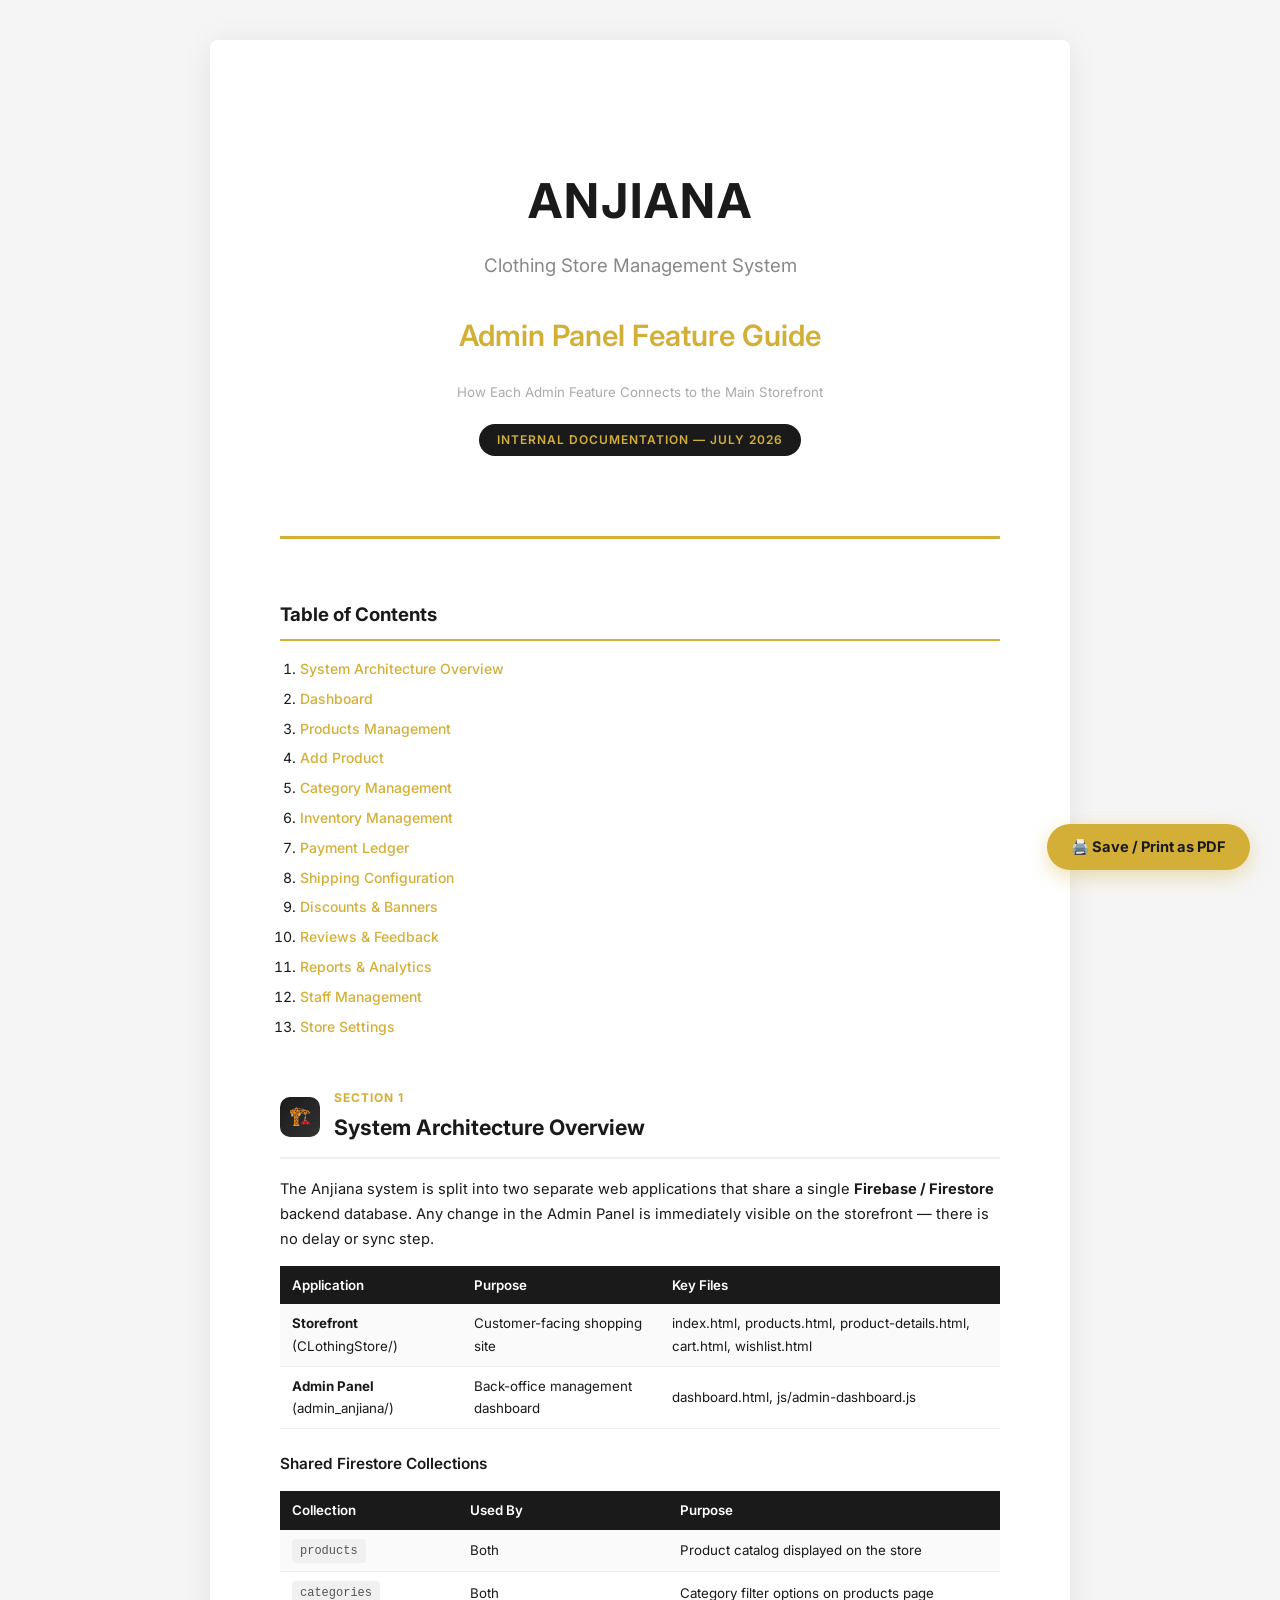
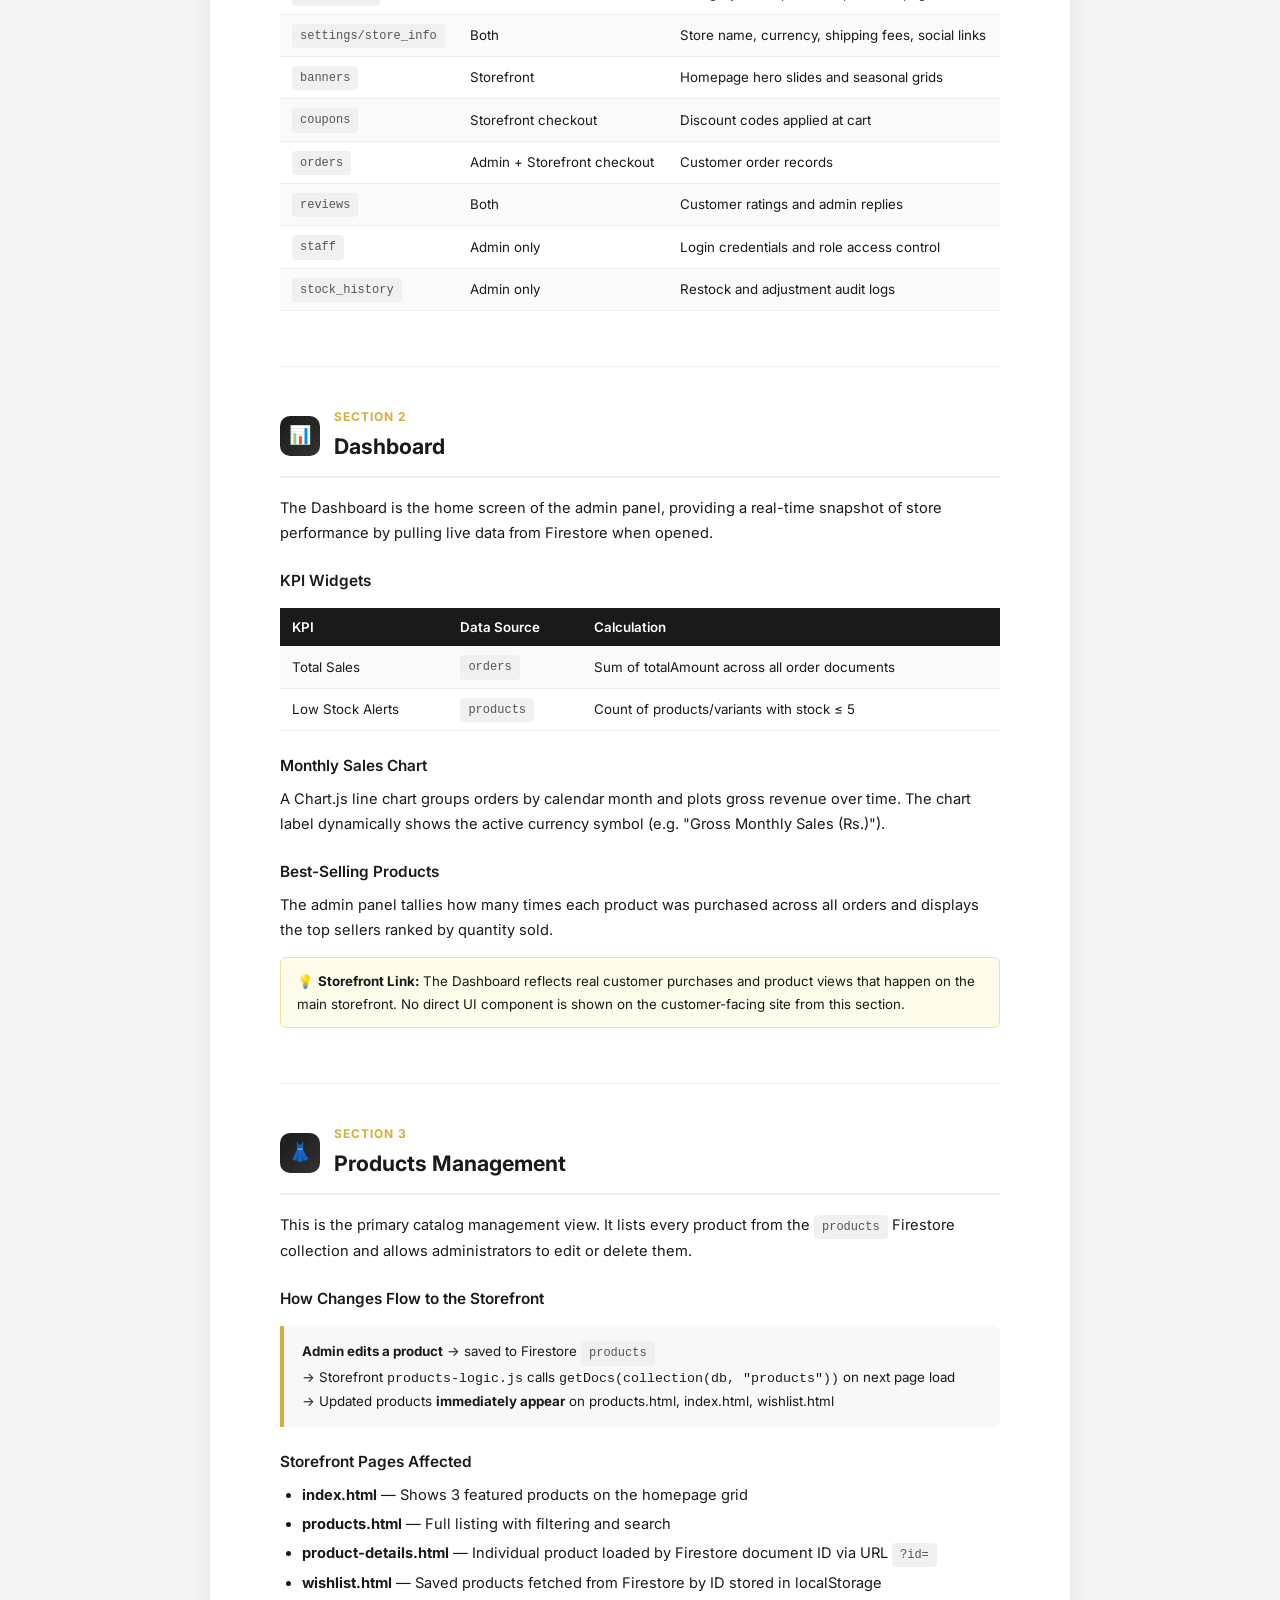
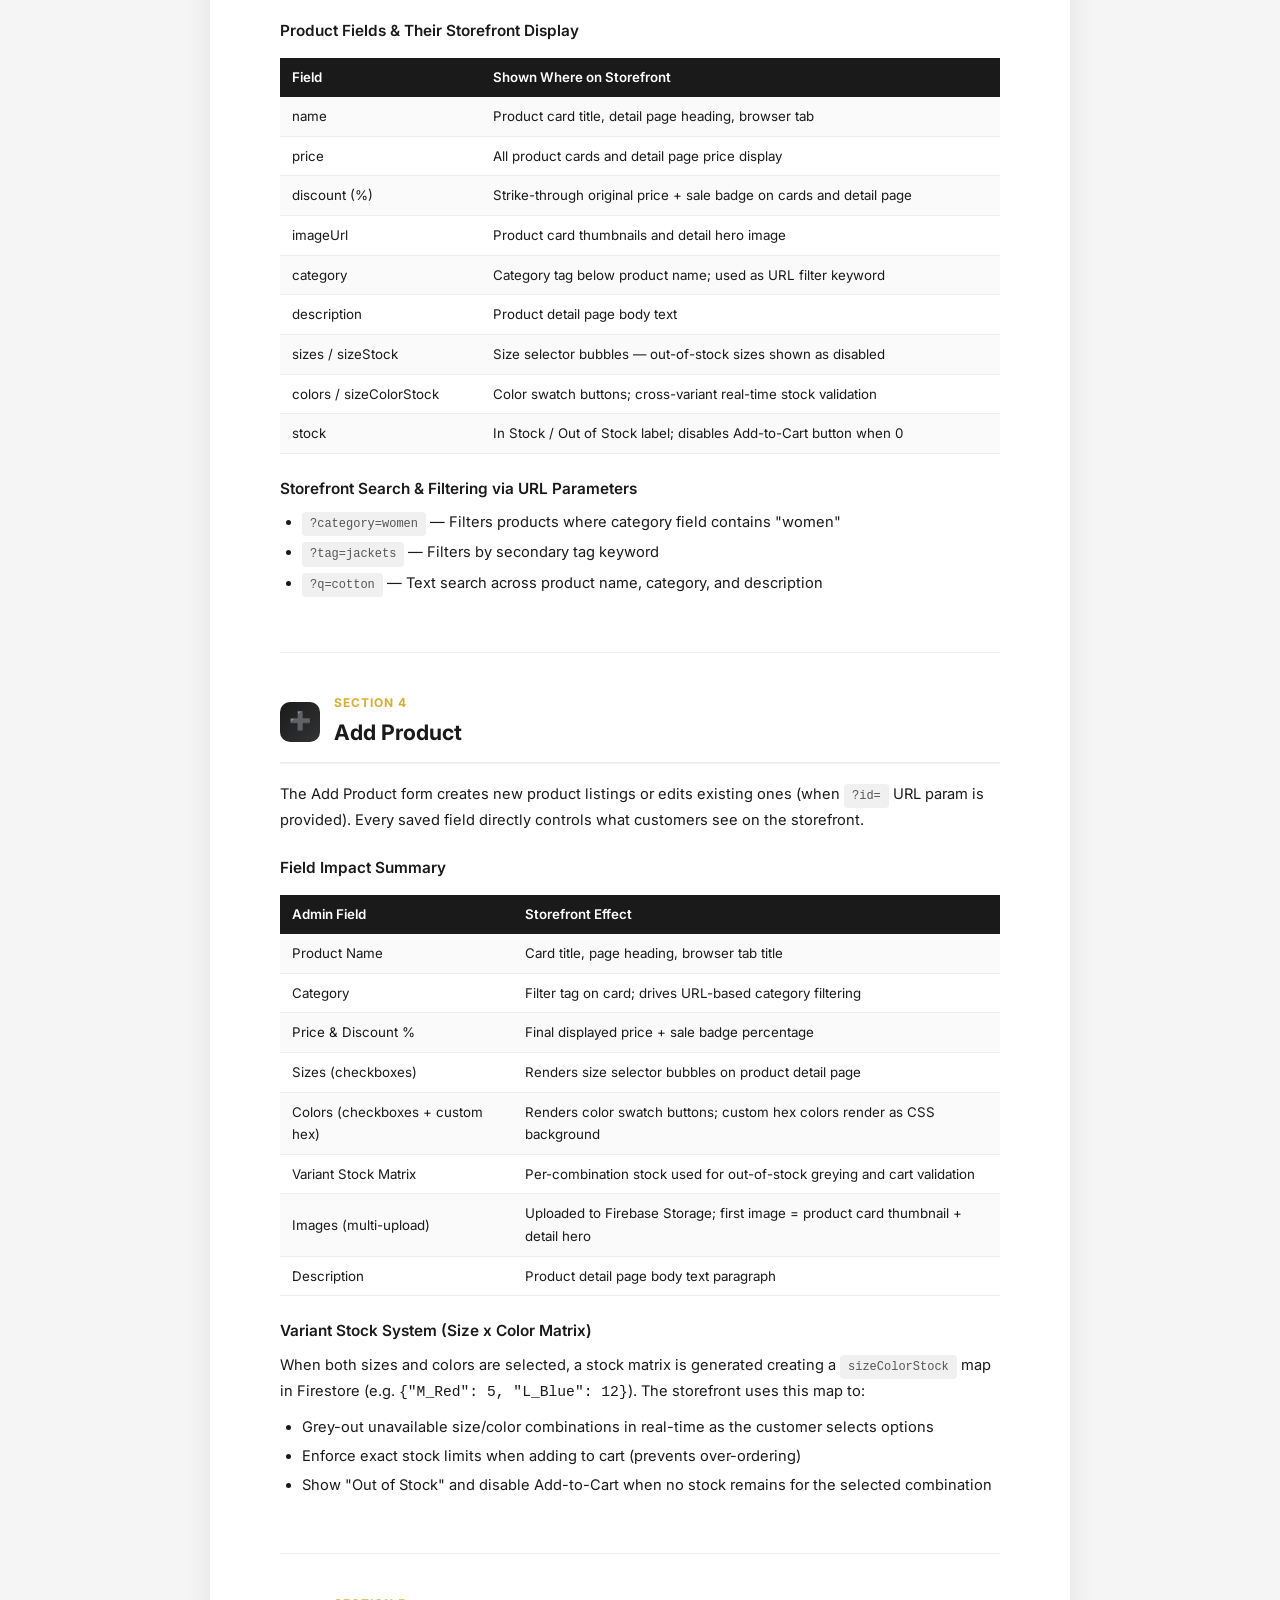
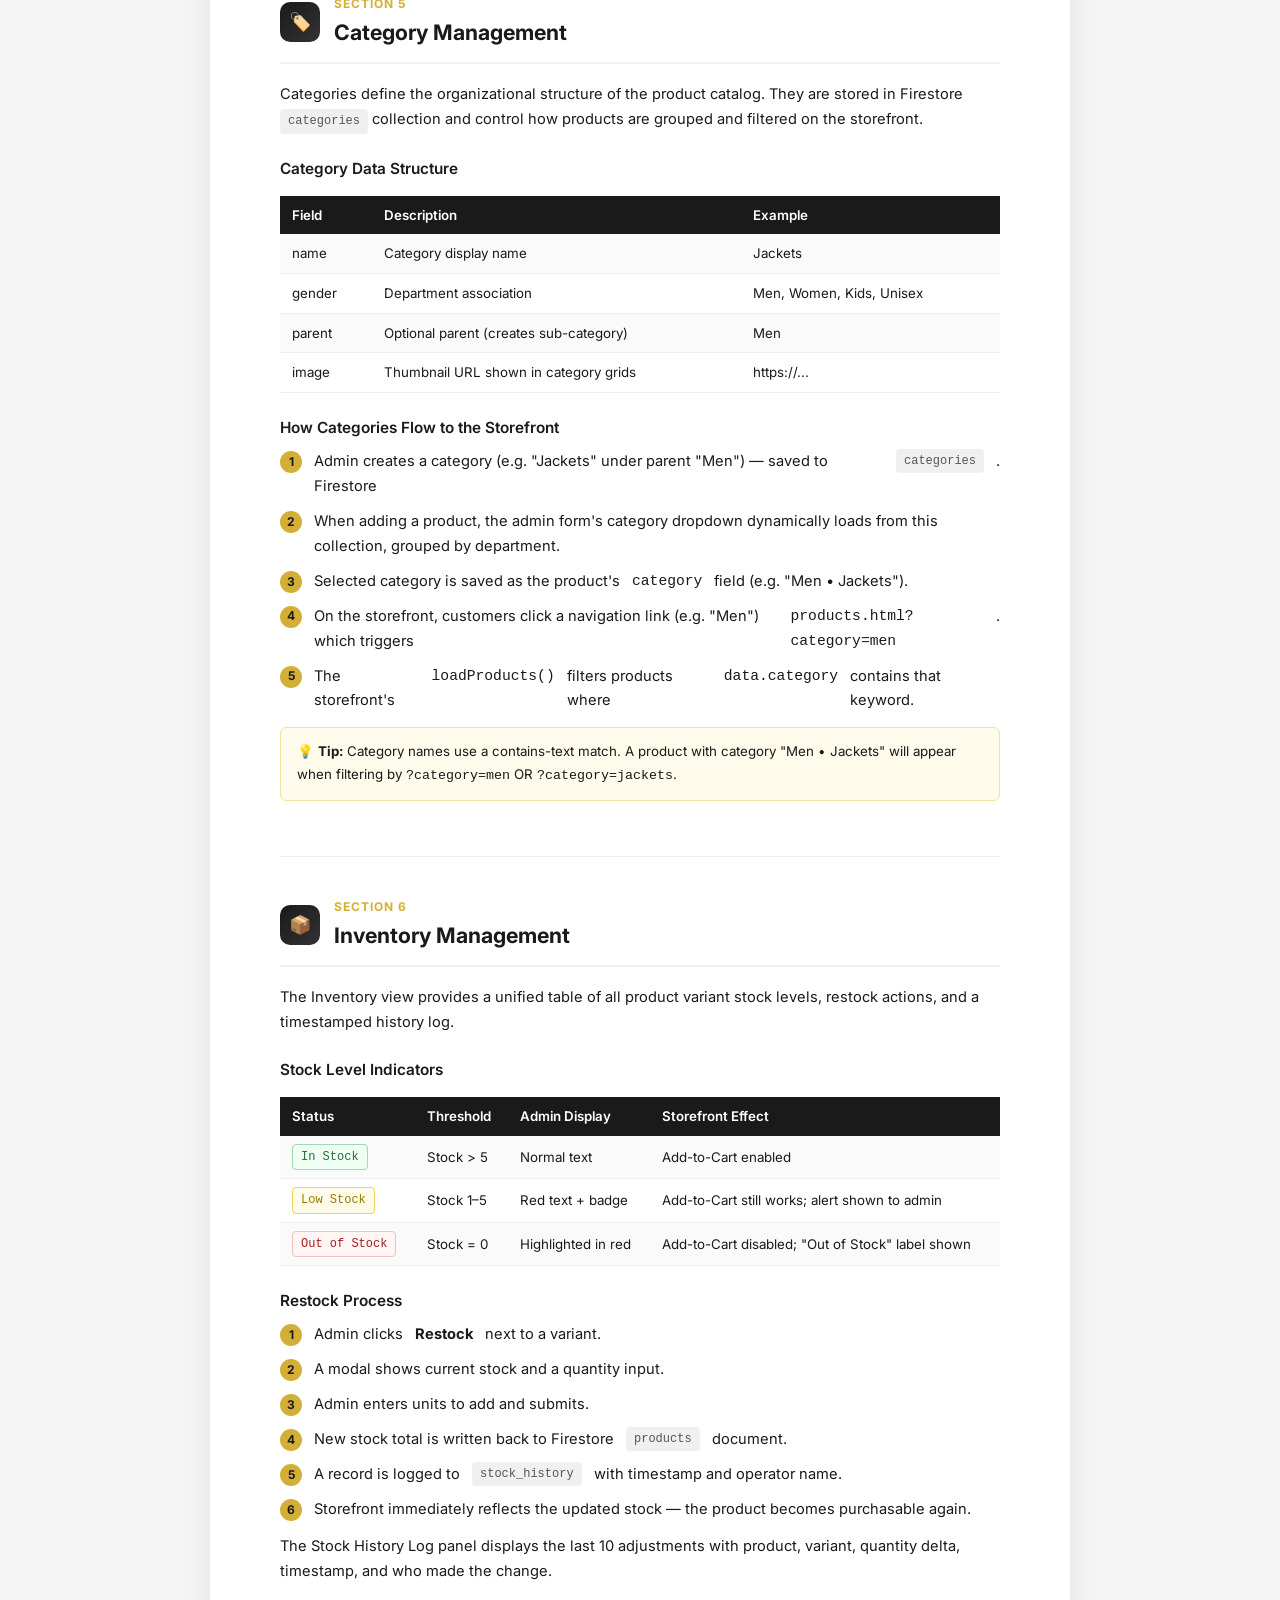
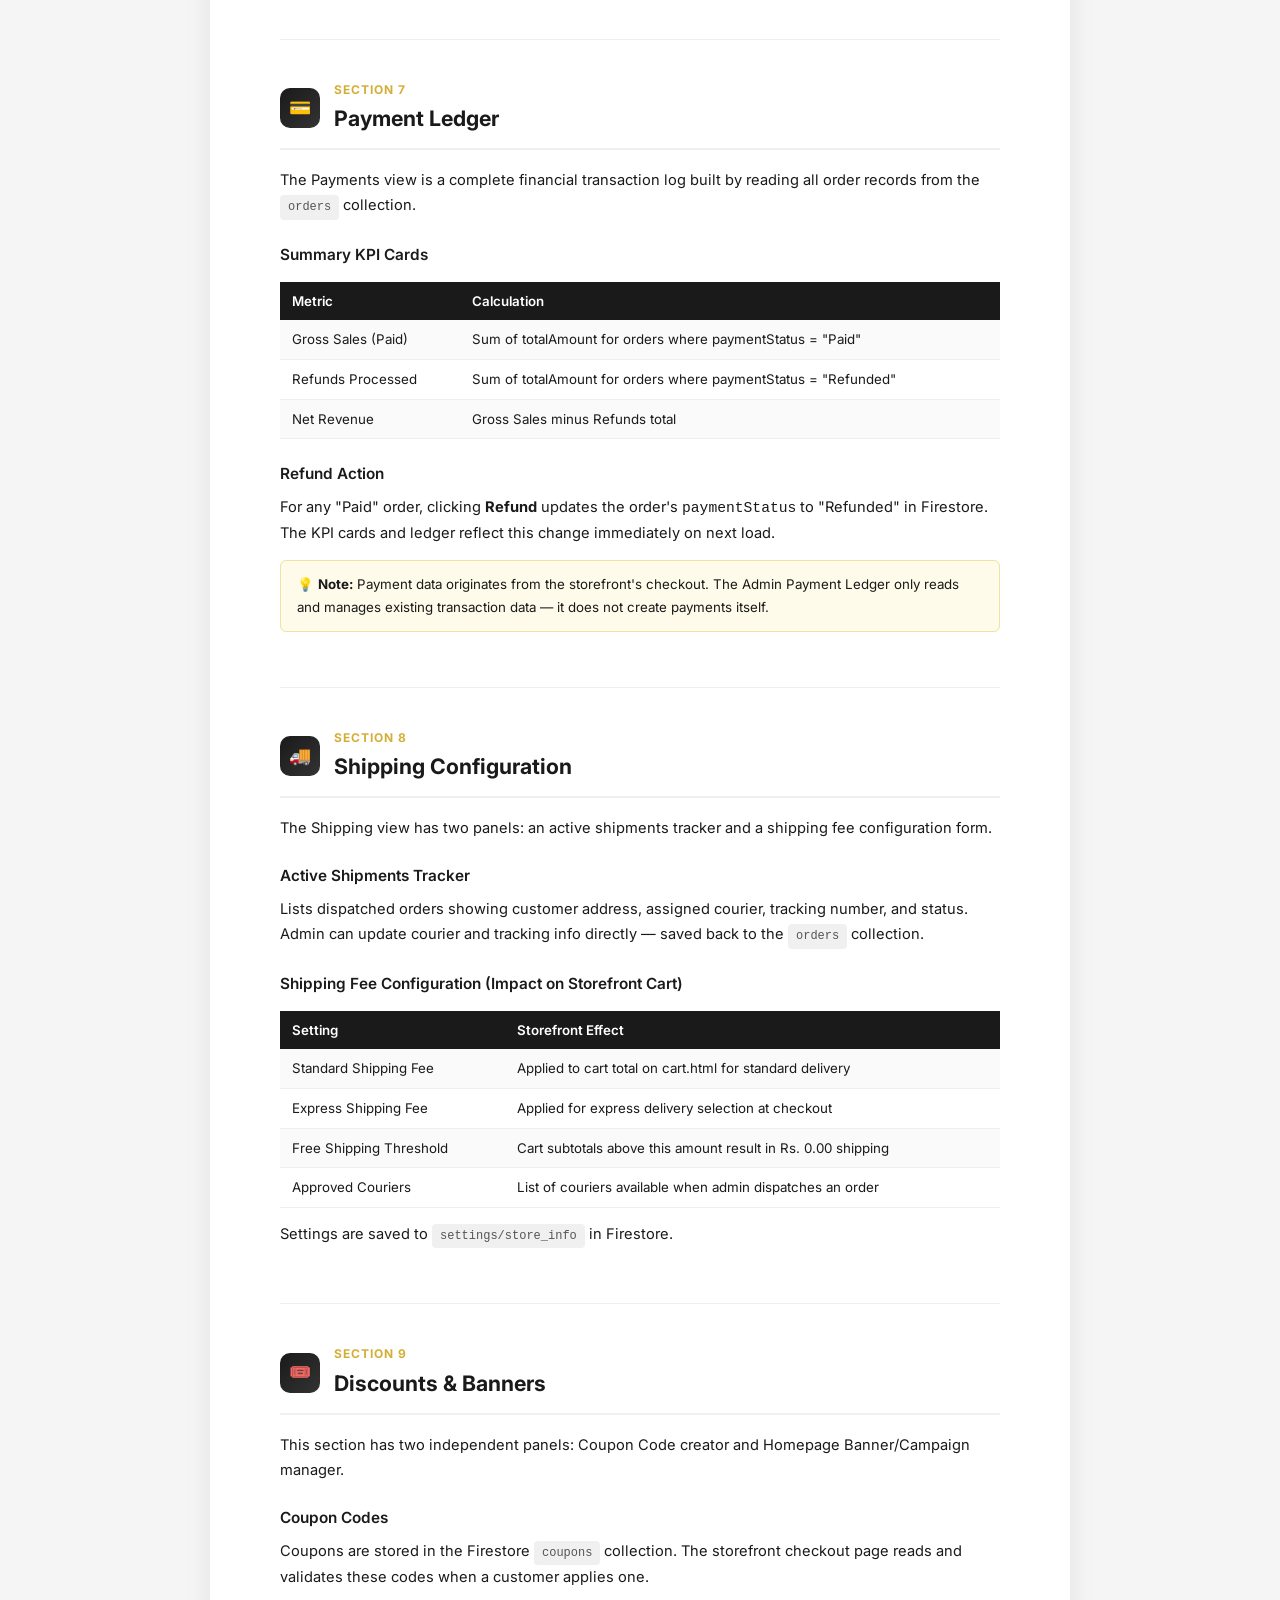
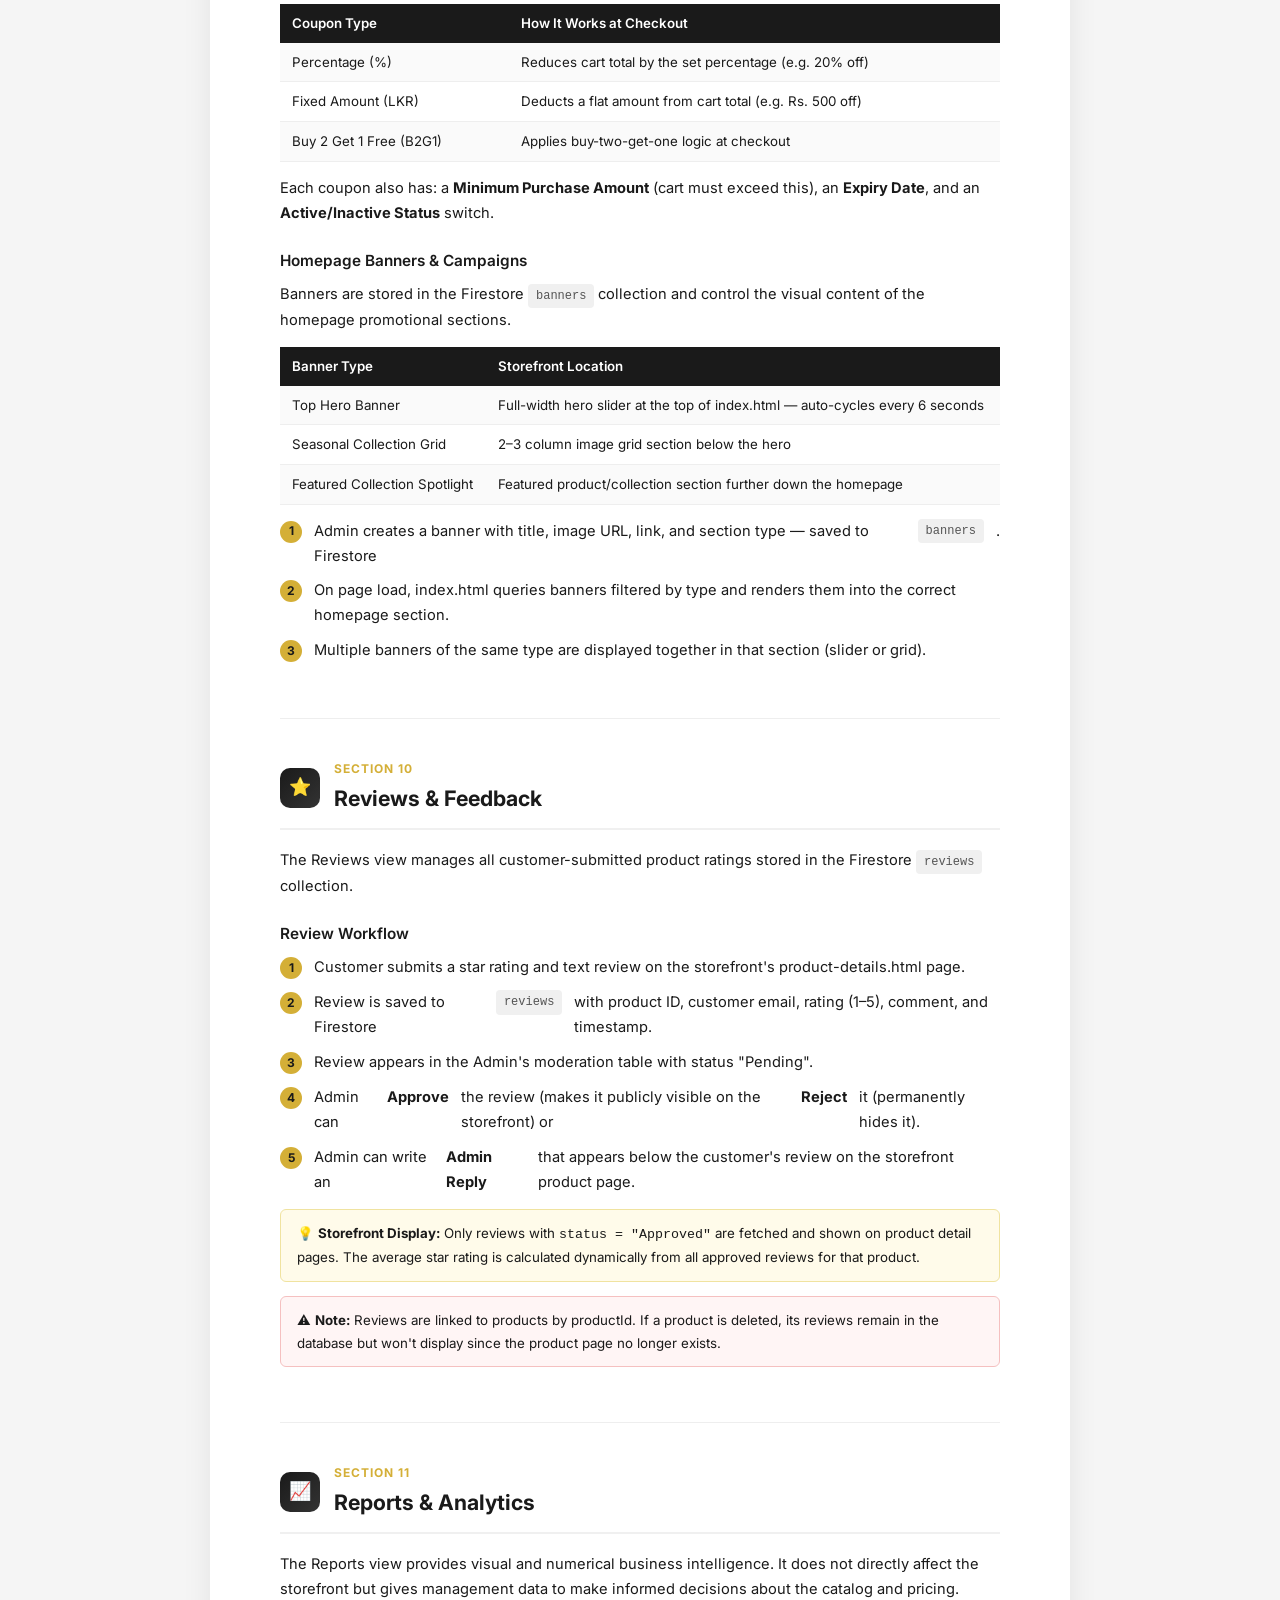
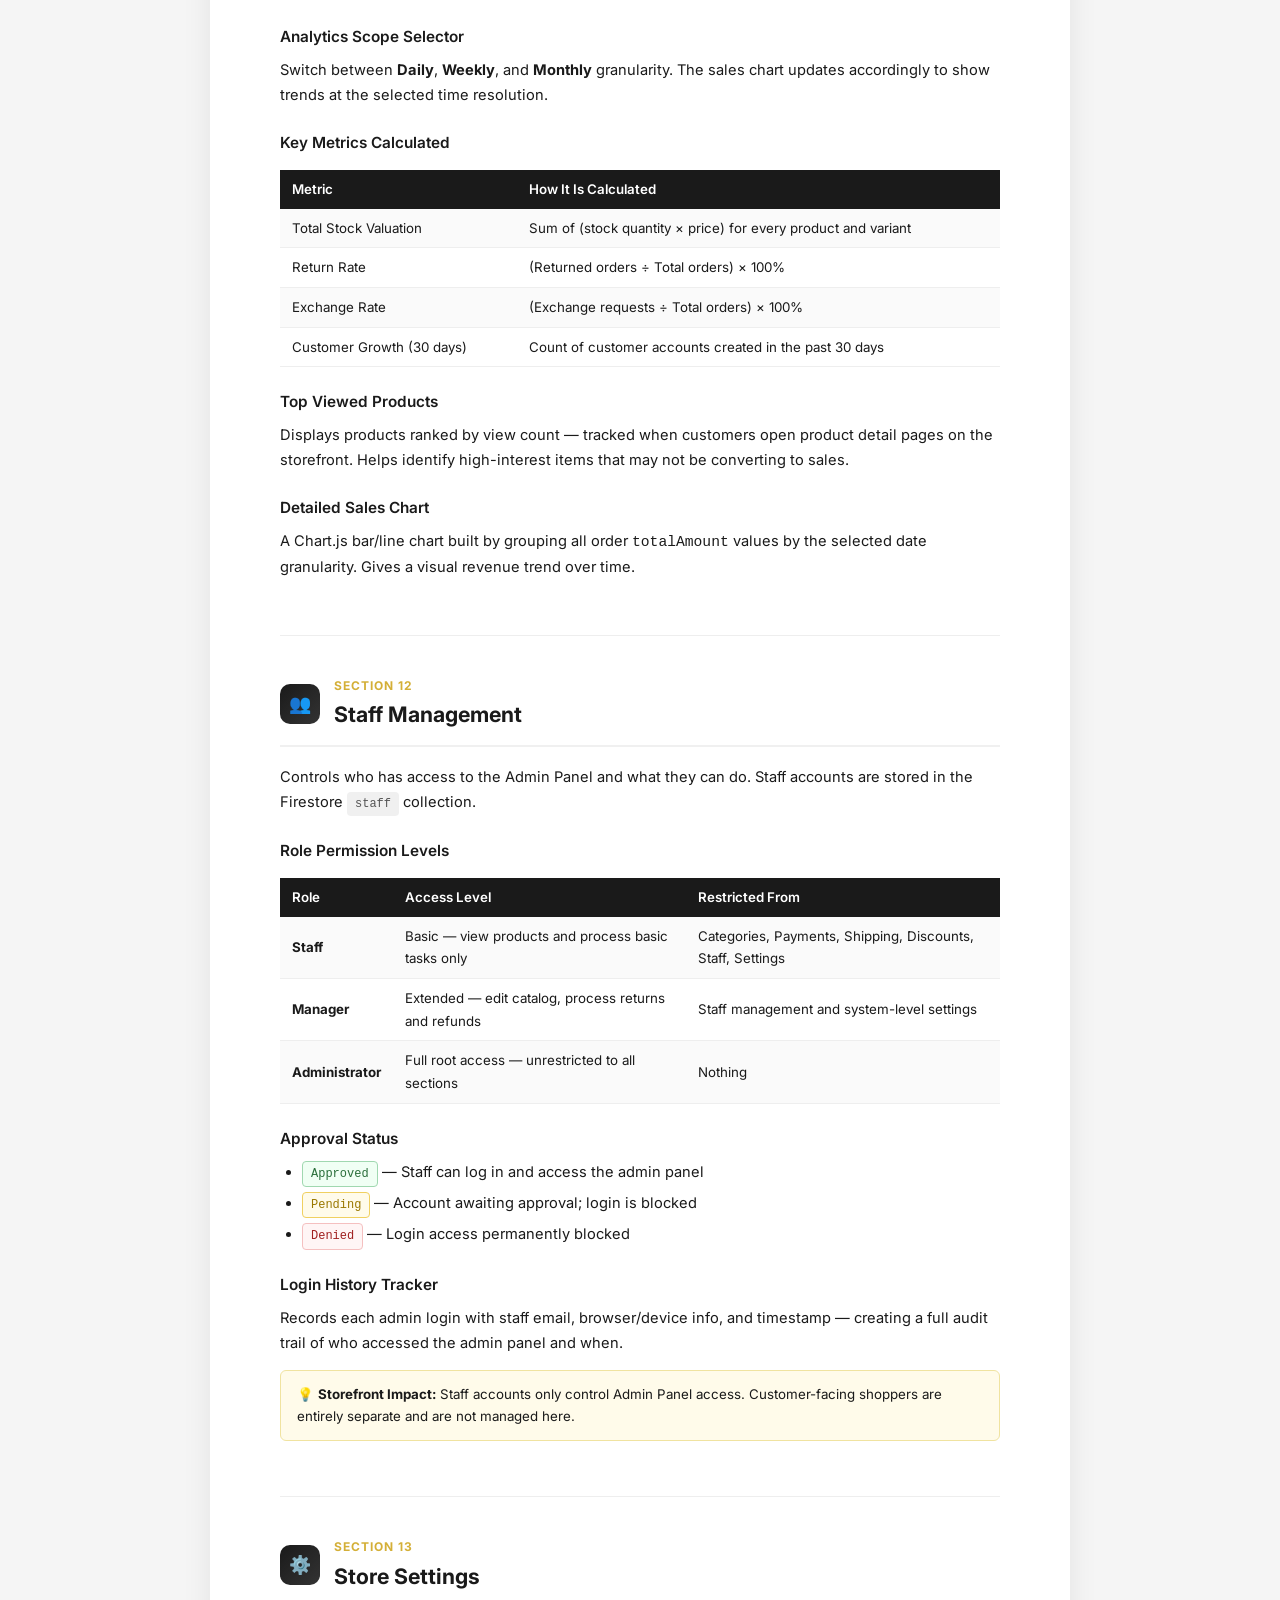
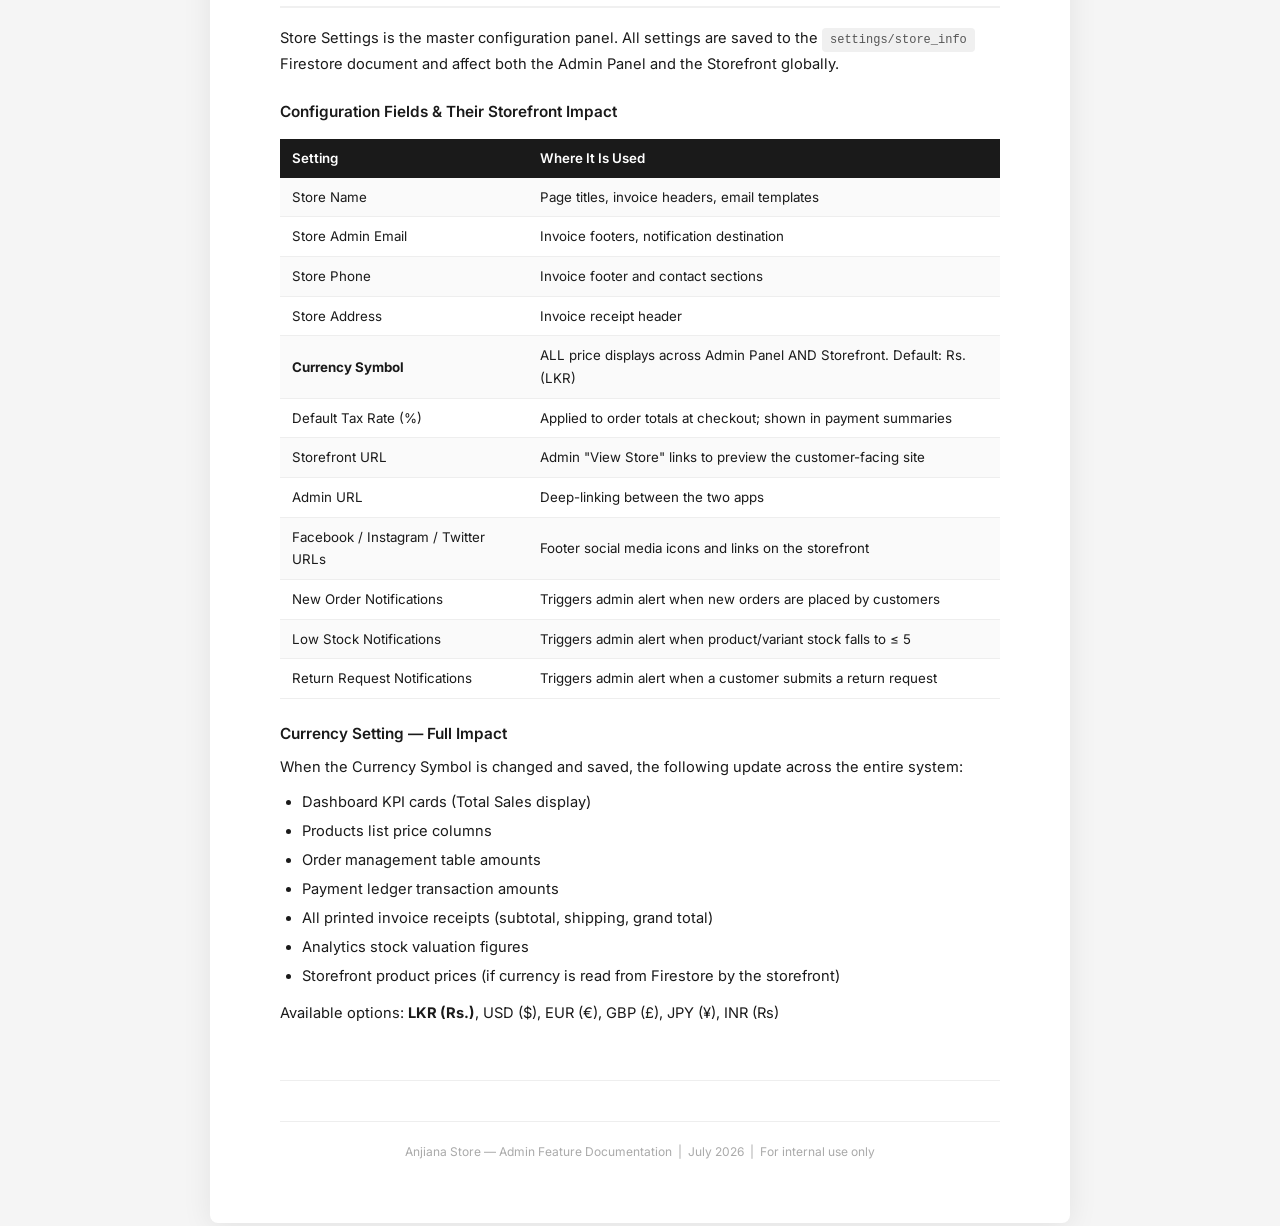
<file: admin_anjiana/Anjiana_Admin_Feature_Guide.html>
<!DOCTYPE html>
<html lang="en">
<head>
  <meta charset="UTF-8">
  <meta name="viewport" content="width=device-width, initial-scale=1.0">
  <title>Anjiana Admin Panel – Feature Guide</title>
  <style>
    @import url('https://fonts.googleapis.com/css2?family=Inter:wght@400;500;600;700&display=swap');

    * { box-sizing: border-box; margin: 0; padding: 0; }
    body { font-family: 'Inter', Arial, sans-serif; font-size: 11pt; line-height: 1.7; color: #1a1a1a; background: #f5f5f5; }
    .page-wrapper { max-width: 860px; margin: 40px auto; background: #fff; padding: 60px 70px; box-shadow: 0 4px 30px rgba(0,0,0,0.08); border-radius: 8px; }
    .cover { text-align: center; padding: 60px 0 80px; border-bottom: 3px solid #D4AF37; margin-bottom: 60px; }
    .cover .logo { font-size: 36pt; font-weight: 700; color: #1a1a1a; letter-spacing: 2px; }
    .cover .subtitle { font-size: 14pt; color: #888; margin-top: 8px; }
    .cover .doc-title { font-size: 22pt; font-weight: 600; color: #D4AF37; margin-top: 30px; }
    .cover .doc-meta { font-size: 10pt; color: #aaa; margin-top: 20px; }
    .cover .badge { display: inline-block; margin-top: 20px; background: #1a1a1a; color: #D4AF37; padding: 6px 18px; border-radius: 20px; font-size: 9pt; font-weight: 600; letter-spacing: 1px; }
    .toc { margin-bottom: 50px; }
    .toc h2 { font-size: 14pt; color: #1a1a1a; margin-bottom: 16px; padding-bottom: 8px; border-bottom: 2px solid #D4AF37; }
    .toc ol { padding-left: 20px; }
    .toc li { margin-bottom: 6px; font-size: 10.5pt; }
    .toc a { color: #D4AF37; text-decoration: none; font-weight: 500; }
    .feature-section { margin-bottom: 55px; page-break-inside: avoid; }
    .section-header { display: flex; align-items: center; gap: 14px; margin-bottom: 18px; padding-bottom: 12px; border-bottom: 2px solid #f0f0f0; }
    .section-icon { width: 40px; height: 40px; background: linear-gradient(135deg, #1a1a1a, #333); border-radius: 10px; display: flex; align-items: center; justify-content: center; font-size: 18px; flex-shrink: 0; }
    .section-number { font-size: 9pt; color: #D4AF37; font-weight: 700; letter-spacing: 1px; }
    .section-title { font-size: 16pt; font-weight: 700; color: #1a1a1a; }
    h3 { font-size: 11.5pt; font-weight: 600; color: #1a1a1a; margin: 22px 0 8px; }
    h4 { font-size: 10.5pt; font-weight: 600; color: #444; margin: 16px 0 6px; }
    p { margin-bottom: 10px; }
    ul, ol { padding-left: 22px; margin-bottom: 12px; }
    li { margin-bottom: 4px; }
    .flow-box { background: #f8f8f8; border-left: 4px solid #D4AF37; padding: 14px 18px; border-radius: 0 6px 6px 0; margin: 14px 0; font-size: 10pt; }
    .info-box { background: #fffbea; border: 1px solid #f0e3a0; border-radius: 6px; padding: 12px 16px; margin: 14px 0; font-size: 10pt; }
    .warning-box { background: #fff5f5; border: 1px solid #f5c0c0; border-radius: 6px; padding: 12px 16px; margin: 14px 0; font-size: 10pt; }
    .data-table { width: 100%; border-collapse: collapse; margin: 14px 0; font-size: 10pt; }
    .data-table th { background: #1a1a1a; color: #fff; padding: 8px 12px; text-align: left; font-weight: 600; }
    .data-table td { padding: 8px 12px; border-bottom: 1px solid #eee; }
    .data-table tr:nth-child(even) td { background: #fafafa; }
    .tag { display: inline-block; background: #f0f0f0; color: #555; padding: 2px 8px; border-radius: 4px; font-size: 9pt; font-family: monospace; }
    .tag.gold { background: #fffbea; color: #9a7800; border: 1px solid #f0d060; }
    .tag.green { background: #f0fff4; color: #2a6e3a; border: 1px solid #a0d8b0; }
    .tag.red { background: #fff5f5; color: #a02020; border: 1px solid #f5c0c0; }
    .step-list { counter-reset: step; list-style: none; padding-left: 0; }
    .step-list li { counter-increment: step; display: flex; gap: 12px; margin-bottom: 10px; align-items: flex-start; }
    .step-list li::before { content: counter(step); background: #D4AF37; color: #1a1a1a; font-weight: 700; font-size: 9pt; width: 22px; height: 22px; border-radius: 50%; display: flex; align-items: center; justify-content: center; flex-shrink: 0; margin-top: 2px; }
    .print-btn { position: fixed; bottom: 30px; right: 30px; background: #D4AF37; color: #1a1a1a; border: none; padding: 14px 24px; border-radius: 30px; font-weight: 700; font-size: 11pt; cursor: pointer; box-shadow: 0 6px 20px rgba(212,175,55,0.4); font-family: 'Inter', sans-serif; transition: all 0.2s; }
    .print-btn:hover { transform: translateY(-2px); box-shadow: 0 10px 25px rgba(212,175,55,0.5); }
    hr.section-divider { border: none; border-top: 1px solid #eee; margin: 40px 0; }
    @media print { body { background: #fff; } .page-wrapper { box-shadow: none; margin: 0; padding: 30px 40px; max-width: 100%; border-radius: 0; } .print-btn { display: none; } }
  </style>
</head>
<body>
<div class="page-wrapper">

  <div class="cover">
    <div class="logo">ANJIANA</div>
    <div class="subtitle">Clothing Store Management System</div>
    <div class="doc-title">Admin Panel Feature Guide</div>
    <div class="doc-meta">How Each Admin Feature Connects to the Main Storefront</div>
    <div class="badge">INTERNAL DOCUMENTATION — JULY 2026</div>
  </div>

  <div class="toc">
    <h2>Table of Contents</h2>
    <ol>
      <li><a href="#overview">System Architecture Overview</a></li>
      <li><a href="#dashboard">Dashboard</a></li>
      <li><a href="#products">Products Management</a></li>
      <li><a href="#add-product">Add Product</a></li>
      <li><a href="#categories">Category Management</a></li>
      <li><a href="#inventory">Inventory Management</a></li>
      <li><a href="#payments">Payment Ledger</a></li>
      <li><a href="#shipping">Shipping Configuration</a></li>
      <li><a href="#discounts">Discounts &amp; Banners</a></li>
      <li><a href="#reviews">Reviews &amp; Feedback</a></li>
      <li><a href="#reports">Reports &amp; Analytics</a></li>
      <li><a href="#staff">Staff Management</a></li>
      <li><a href="#settings">Store Settings</a></li>
    </ol>
  </div>

  <!-- SECTION 1 -->
  <div class="feature-section" id="overview">
    <div class="section-header">
      <div class="section-icon">🏗️</div>
      <div><div class="section-number">SECTION 1</div><div class="section-title">System Architecture Overview</div></div>
    </div>
    <p>The Anjiana system is split into two separate web applications that share a single <strong>Firebase / Firestore</strong> backend database. Any change in the Admin Panel is immediately visible on the storefront — there is no delay or sync step.</p>
    <table class="data-table">
      <tr><th>Application</th><th>Purpose</th><th>Key Files</th></tr>
      <tr><td><strong>Storefront</strong> (CLothingStore/)</td><td>Customer-facing shopping site</td><td>index.html, products.html, product-details.html, cart.html, wishlist.html</td></tr>
      <tr><td><strong>Admin Panel</strong> (admin_anjiana/)</td><td>Back-office management dashboard</td><td>dashboard.html, js/admin-dashboard.js</td></tr>
    </table>
    <h3>Shared Firestore Collections</h3>
    <table class="data-table">
      <tr><th>Collection</th><th>Used By</th><th>Purpose</th></tr>
      <tr><td><span class="tag">products</span></td><td>Both</td><td>Product catalog displayed on the store</td></tr>
      <tr><td><span class="tag">categories</span></td><td>Both</td><td>Category filter options on products page</td></tr>
      <tr><td><span class="tag">settings/store_info</span></td><td>Both</td><td>Store name, currency, shipping fees, social links</td></tr>
      <tr><td><span class="tag">banners</span></td><td>Storefront</td><td>Homepage hero slides and seasonal grids</td></tr>
      <tr><td><span class="tag">coupons</span></td><td>Storefront checkout</td><td>Discount codes applied at cart</td></tr>
      <tr><td><span class="tag">orders</span></td><td>Admin + Storefront checkout</td><td>Customer order records</td></tr>
      <tr><td><span class="tag">reviews</span></td><td>Both</td><td>Customer ratings and admin replies</td></tr>
      <tr><td><span class="tag">staff</span></td><td>Admin only</td><td>Login credentials and role access control</td></tr>
      <tr><td><span class="tag">stock_history</span></td><td>Admin only</td><td>Restock and adjustment audit logs</td></tr>
    </table>
  </div>

  <hr class="section-divider">

  <!-- SECTION 2 -->
  <div class="feature-section" id="dashboard">
    <div class="section-header">
      <div class="section-icon">📊</div>
      <div><div class="section-number">SECTION 2</div><div class="section-title">Dashboard</div></div>
    </div>
    <p>The Dashboard is the home screen of the admin panel, providing a real-time snapshot of store performance by pulling live data from Firestore when opened.</p>
    <h3>KPI Widgets</h3>
    <table class="data-table">
      <tr><th>KPI</th><th>Data Source</th><th>Calculation</th></tr>
      <tr><td>Total Sales</td><td><span class="tag">orders</span></td><td>Sum of totalAmount across all order documents</td></tr>
      <tr><td>Low Stock Alerts</td><td><span class="tag">products</span></td><td>Count of products/variants with stock &le; 5</td></tr>
    </table>
    <h3>Monthly Sales Chart</h3>
    <p>A Chart.js line chart groups orders by calendar month and plots gross revenue over time. The chart label dynamically shows the active currency symbol (e.g. "Gross Monthly Sales (Rs.)").</p>
    <h3>Best-Selling Products</h3>
    <p>The admin panel tallies how many times each product was purchased across all orders and displays the top sellers ranked by quantity sold.</p>
    <div class="info-box">💡 <strong>Storefront Link:</strong> The Dashboard reflects real customer purchases and product views that happen on the main storefront. No direct UI component is shown on the customer-facing site from this section.</div>
  </div>

  <hr class="section-divider">

  <!-- SECTION 3 -->
  <div class="feature-section" id="products">
    <div class="section-header">
      <div class="section-icon">👗</div>
      <div><div class="section-number">SECTION 3</div><div class="section-title">Products Management</div></div>
    </div>
    <p>This is the primary catalog management view. It lists every product from the <span class="tag">products</span> Firestore collection and allows administrators to edit or delete them.</p>
    <h3>How Changes Flow to the Storefront</h3>
    <div class="flow-box">
      <strong>Admin edits a product</strong> → saved to Firestore <span class="tag">products</span><br>
      → Storefront <code>products-logic.js</code> calls <code>getDocs(collection(db, "products"))</code> on next page load<br>
      → Updated products <strong>immediately appear</strong> on products.html, index.html, wishlist.html
    </div>
    <h3>Storefront Pages Affected</h3>
    <ul>
      <li><strong>index.html</strong> — Shows 3 featured products on the homepage grid</li>
      <li><strong>products.html</strong> — Full listing with filtering and search</li>
      <li><strong>product-details.html</strong> — Individual product loaded by Firestore document ID via URL <span class="tag">?id=</span></li>
      <li><strong>wishlist.html</strong> — Saved products fetched from Firestore by ID stored in localStorage</li>
    </ul>
    <h3>Product Fields &amp; Their Storefront Display</h3>
    <table class="data-table">
      <tr><th>Field</th><th>Shown Where on Storefront</th></tr>
      <tr><td>name</td><td>Product card title, detail page heading, browser tab</td></tr>
      <tr><td>price</td><td>All product cards and detail page price display</td></tr>
      <tr><td>discount (%)</td><td>Strike-through original price + sale badge on cards and detail page</td></tr>
      <tr><td>imageUrl</td><td>Product card thumbnails and detail hero image</td></tr>
      <tr><td>category</td><td>Category tag below product name; used as URL filter keyword</td></tr>
      <tr><td>description</td><td>Product detail page body text</td></tr>
      <tr><td>sizes / sizeStock</td><td>Size selector bubbles — out-of-stock sizes shown as disabled</td></tr>
      <tr><td>colors / sizeColorStock</td><td>Color swatch buttons; cross-variant real-time stock validation</td></tr>
      <tr><td>stock</td><td>In Stock / Out of Stock label; disables Add-to-Cart button when 0</td></tr>
    </table>
    <h3>Storefront Search &amp; Filtering via URL Parameters</h3>
    <ul>
      <li><span class="tag">?category=women</span> — Filters products where category field contains "women"</li>
      <li><span class="tag">?tag=jackets</span> — Filters by secondary tag keyword</li>
      <li><span class="tag">?q=cotton</span> — Text search across product name, category, and description</li>
    </ul>
  </div>

  <hr class="section-divider">

  <!-- SECTION 4 -->
  <div class="feature-section" id="add-product">
    <div class="section-header">
      <div class="section-icon">➕</div>
      <div><div class="section-number">SECTION 4</div><div class="section-title">Add Product</div></div>
    </div>
    <p>The Add Product form creates new product listings or edits existing ones (when <span class="tag">?id=</span> URL param is provided). Every saved field directly controls what customers see on the storefront.</p>
    <h3>Field Impact Summary</h3>
    <table class="data-table">
      <tr><th>Admin Field</th><th>Storefront Effect</th></tr>
      <tr><td>Product Name</td><td>Card title, page heading, browser tab title</td></tr>
      <tr><td>Category</td><td>Filter tag on card; drives URL-based category filtering</td></tr>
      <tr><td>Price &amp; Discount %</td><td>Final displayed price + sale badge percentage</td></tr>
      <tr><td>Sizes (checkboxes)</td><td>Renders size selector bubbles on product detail page</td></tr>
      <tr><td>Colors (checkboxes + custom hex)</td><td>Renders color swatch buttons; custom hex colors render as CSS background</td></tr>
      <tr><td>Variant Stock Matrix</td><td>Per-combination stock used for out-of-stock greying and cart validation</td></tr>
      <tr><td>Images (multi-upload)</td><td>Uploaded to Firebase Storage; first image = product card thumbnail + detail hero</td></tr>
      <tr><td>Description</td><td>Product detail page body text paragraph</td></tr>
    </table>
    <h3>Variant Stock System (Size x Color Matrix)</h3>
    <p>When both sizes and colors are selected, a stock matrix is generated creating a <span class="tag">sizeColorStock</span> map in Firestore (e.g. <code>{"M_Red": 5, "L_Blue": 12}</code>). The storefront uses this map to:</p>
    <ul>
      <li>Grey-out unavailable size/color combinations in real-time as the customer selects options</li>
      <li>Enforce exact stock limits when adding to cart (prevents over-ordering)</li>
      <li>Show "Out of Stock" and disable Add-to-Cart when no stock remains for the selected combination</li>
    </ul>
  </div>

  <hr class="section-divider">

  <!-- SECTION 5 -->
  <div class="feature-section" id="categories">
    <div class="section-header">
      <div class="section-icon">🏷️</div>
      <div><div class="section-number">SECTION 5</div><div class="section-title">Category Management</div></div>
    </div>
    <p>Categories define the organizational structure of the product catalog. They are stored in Firestore <span class="tag">categories</span> collection and control how products are grouped and filtered on the storefront.</p>
    <h3>Category Data Structure</h3>
    <table class="data-table">
      <tr><th>Field</th><th>Description</th><th>Example</th></tr>
      <tr><td>name</td><td>Category display name</td><td>Jackets</td></tr>
      <tr><td>gender</td><td>Department association</td><td>Men, Women, Kids, Unisex</td></tr>
      <tr><td>parent</td><td>Optional parent (creates sub-category)</td><td>Men</td></tr>
      <tr><td>image</td><td>Thumbnail URL shown in category grids</td><td>https://...</td></tr>
    </table>
    <h3>How Categories Flow to the Storefront</h3>
    <ol class="step-list">
      <li>Admin creates a category (e.g. "Jackets" under parent "Men") — saved to Firestore <span class="tag">categories</span>.</li>
      <li>When adding a product, the admin form's category dropdown dynamically loads from this collection, grouped by department.</li>
      <li>Selected category is saved as the product's <code>category</code> field (e.g. "Men • Jackets").</li>
      <li>On the storefront, customers click a navigation link (e.g. "Men") which triggers <code>products.html?category=men</code>.</li>
      <li>The storefront's <code>loadProducts()</code> filters products where <code>data.category</code> contains that keyword.</li>
    </ol>
    <div class="info-box">💡 <strong>Tip:</strong> Category names use a contains-text match. A product with category "Men • Jackets" will appear when filtering by <code>?category=men</code> OR <code>?category=jackets</code>.</div>
  </div>

  <hr class="section-divider">

  <!-- SECTION 6 -->
  <div class="feature-section" id="inventory">
    <div class="section-header">
      <div class="section-icon">📦</div>
      <div><div class="section-number">SECTION 6</div><div class="section-title">Inventory Management</div></div>
    </div>
    <p>The Inventory view provides a unified table of all product variant stock levels, restock actions, and a timestamped history log.</p>
    <h3>Stock Level Indicators</h3>
    <table class="data-table">
      <tr><th>Status</th><th>Threshold</th><th>Admin Display</th><th>Storefront Effect</th></tr>
      <tr><td><span class="tag green">In Stock</span></td><td>Stock &gt; 5</td><td>Normal text</td><td>Add-to-Cart enabled</td></tr>
      <tr><td><span class="tag gold">Low Stock</span></td><td>Stock 1–5</td><td>Red text + badge</td><td>Add-to-Cart still works; alert shown to admin</td></tr>
      <tr><td><span class="tag red">Out of Stock</span></td><td>Stock = 0</td><td>Highlighted in red</td><td>Add-to-Cart disabled; "Out of Stock" label shown</td></tr>
    </table>
    <h3>Restock Process</h3>
    <ol class="step-list">
      <li>Admin clicks <strong>Restock</strong> next to a variant.</li>
      <li>A modal shows current stock and a quantity input.</li>
      <li>Admin enters units to add and submits.</li>
      <li>New stock total is written back to Firestore <span class="tag">products</span> document.</li>
      <li>A record is logged to <span class="tag">stock_history</span> with timestamp and operator name.</li>
      <li>Storefront immediately reflects the updated stock — the product becomes purchasable again.</li>
    </ol>
    <p>The Stock History Log panel displays the last 10 adjustments with product, variant, quantity delta, timestamp, and who made the change.</p>
  </div>

  <hr class="section-divider">

  <!-- SECTION 7 -->
  <div class="feature-section" id="payments">
    <div class="section-header">
      <div class="section-icon">💳</div>
      <div><div class="section-number">SECTION 7</div><div class="section-title">Payment Ledger</div></div>
    </div>
    <p>The Payments view is a complete financial transaction log built by reading all order records from the <span class="tag">orders</span> collection.</p>
    <h3>Summary KPI Cards</h3>
    <table class="data-table">
      <tr><th>Metric</th><th>Calculation</th></tr>
      <tr><td>Gross Sales (Paid)</td><td>Sum of totalAmount for orders where paymentStatus = "Paid"</td></tr>
      <tr><td>Refunds Processed</td><td>Sum of totalAmount for orders where paymentStatus = "Refunded"</td></tr>
      <tr><td>Net Revenue</td><td>Gross Sales minus Refunds total</td></tr>
    </table>
    <h3>Refund Action</h3>
    <p>For any "Paid" order, clicking <strong>Refund</strong> updates the order's <code>paymentStatus</code> to "Refunded" in Firestore. The KPI cards and ledger reflect this change immediately on next load.</p>
    <div class="info-box">💡 <strong>Note:</strong> Payment data originates from the storefront's checkout. The Admin Payment Ledger only reads and manages existing transaction data — it does not create payments itself.</div>
  </div>

  <hr class="section-divider">

  <!-- SECTION 8 -->
  <div class="feature-section" id="shipping">
    <div class="section-header">
      <div class="section-icon">🚚</div>
      <div><div class="section-number">SECTION 8</div><div class="section-title">Shipping Configuration</div></div>
    </div>
    <p>The Shipping view has two panels: an active shipments tracker and a shipping fee configuration form.</p>
    <h3>Active Shipments Tracker</h3>
    <p>Lists dispatched orders showing customer address, assigned courier, tracking number, and status. Admin can update courier and tracking info directly — saved back to the <span class="tag">orders</span> collection.</p>
    <h3>Shipping Fee Configuration (Impact on Storefront Cart)</h3>
    <table class="data-table">
      <tr><th>Setting</th><th>Storefront Effect</th></tr>
      <tr><td>Standard Shipping Fee</td><td>Applied to cart total on cart.html for standard delivery</td></tr>
      <tr><td>Express Shipping Fee</td><td>Applied for express delivery selection at checkout</td></tr>
      <tr><td>Free Shipping Threshold</td><td>Cart subtotals above this amount result in Rs. 0.00 shipping</td></tr>
      <tr><td>Approved Couriers</td><td>List of couriers available when admin dispatches an order</td></tr>
    </table>
    <p>Settings are saved to <span class="tag">settings/store_info</span> in Firestore.</p>
  </div>

  <hr class="section-divider">

  <!-- SECTION 9 -->
  <div class="feature-section" id="discounts">
    <div class="section-header">
      <div class="section-icon">🎟️</div>
      <div><div class="section-number">SECTION 9</div><div class="section-title">Discounts &amp; Banners</div></div>
    </div>
    <p>This section has two independent panels: Coupon Code creator and Homepage Banner/Campaign manager.</p>
    <h3>Coupon Codes</h3>
    <p>Coupons are stored in the Firestore <span class="tag">coupons</span> collection. The storefront checkout page reads and validates these codes when a customer applies one.</p>
    <table class="data-table">
      <tr><th>Coupon Type</th><th>How It Works at Checkout</th></tr>
      <tr><td>Percentage (%)</td><td>Reduces cart total by the set percentage (e.g. 20% off)</td></tr>
      <tr><td>Fixed Amount (LKR)</td><td>Deducts a flat amount from cart total (e.g. Rs. 500 off)</td></tr>
      <tr><td>Buy 2 Get 1 Free (B2G1)</td><td>Applies buy-two-get-one logic at checkout</td></tr>
    </table>
    <p>Each coupon also has: a <strong>Minimum Purchase Amount</strong> (cart must exceed this), an <strong>Expiry Date</strong>, and an <strong>Active/Inactive Status</strong> switch.</p>
    <h3>Homepage Banners &amp; Campaigns</h3>
    <p>Banners are stored in the Firestore <span class="tag">banners</span> collection and control the visual content of the homepage promotional sections.</p>
    <table class="data-table">
      <tr><th>Banner Type</th><th>Storefront Location</th></tr>
      <tr><td>Top Hero Banner</td><td>Full-width hero slider at the top of index.html — auto-cycles every 6 seconds</td></tr>
      <tr><td>Seasonal Collection Grid</td><td>2–3 column image grid section below the hero</td></tr>
      <tr><td>Featured Collection Spotlight</td><td>Featured product/collection section further down the homepage</td></tr>
    </table>
    <ol class="step-list">
      <li>Admin creates a banner with title, image URL, link, and section type — saved to Firestore <span class="tag">banners</span>.</li>
      <li>On page load, index.html queries banners filtered by type and renders them into the correct homepage section.</li>
      <li>Multiple banners of the same type are displayed together in that section (slider or grid).</li>
    </ol>
  </div>

  <hr class="section-divider">

  <!-- SECTION 10 -->
  <div class="feature-section" id="reviews">
    <div class="section-header">
      <div class="section-icon">⭐</div>
      <div><div class="section-number">SECTION 10</div><div class="section-title">Reviews &amp; Feedback</div></div>
    </div>
    <p>The Reviews view manages all customer-submitted product ratings stored in the Firestore <span class="tag">reviews</span> collection.</p>
    <h3>Review Workflow</h3>
    <ol class="step-list">
      <li>Customer submits a star rating and text review on the storefront's product-details.html page.</li>
      <li>Review is saved to Firestore <span class="tag">reviews</span> with product ID, customer email, rating (1–5), comment, and timestamp.</li>
      <li>Review appears in the Admin's moderation table with status "Pending".</li>
      <li>Admin can <strong>Approve</strong> the review (makes it publicly visible on the storefront) or <strong>Reject</strong> it (permanently hides it).</li>
      <li>Admin can write an <strong>Admin Reply</strong> that appears below the customer's review on the storefront product page.</li>
    </ol>
    <div class="info-box">💡 <strong>Storefront Display:</strong> Only reviews with <code>status = "Approved"</code> are fetched and shown on product detail pages. The average star rating is calculated dynamically from all approved reviews for that product.</div>
    <div class="warning-box">⚠️ <strong>Note:</strong> Reviews are linked to products by productId. If a product is deleted, its reviews remain in the database but won't display since the product page no longer exists.</div>
  </div>

  <hr class="section-divider">

  <!-- SECTION 11 -->
  <div class="feature-section" id="reports">
    <div class="section-header">
      <div class="section-icon">📈</div>
      <div><div class="section-number">SECTION 11</div><div class="section-title">Reports &amp; Analytics</div></div>
    </div>
    <p>The Reports view provides visual and numerical business intelligence. It does not directly affect the storefront but gives management data to make informed decisions about the catalog and pricing.</p>
    <h3>Analytics Scope Selector</h3>
    <p>Switch between <strong>Daily</strong>, <strong>Weekly</strong>, and <strong>Monthly</strong> granularity. The sales chart updates accordingly to show trends at the selected time resolution.</p>
    <h3>Key Metrics Calculated</h3>
    <table class="data-table">
      <tr><th>Metric</th><th>How It Is Calculated</th></tr>
      <tr><td>Total Stock Valuation</td><td>Sum of (stock quantity × price) for every product and variant</td></tr>
      <tr><td>Return Rate</td><td>(Returned orders ÷ Total orders) × 100%</td></tr>
      <tr><td>Exchange Rate</td><td>(Exchange requests ÷ Total orders) × 100%</td></tr>
      <tr><td>Customer Growth (30 days)</td><td>Count of customer accounts created in the past 30 days</td></tr>
    </table>
    <h3>Top Viewed Products</h3>
    <p>Displays products ranked by view count — tracked when customers open product detail pages on the storefront. Helps identify high-interest items that may not be converting to sales.</p>
    <h3>Detailed Sales Chart</h3>
    <p>A Chart.js bar/line chart built by grouping all order <code>totalAmount</code> values by the selected date granularity. Gives a visual revenue trend over time.</p>
  </div>

  <hr class="section-divider">

  <!-- SECTION 12 -->
  <div class="feature-section" id="staff">
    <div class="section-header">
      <div class="section-icon">👥</div>
      <div><div class="section-number">SECTION 12</div><div class="section-title">Staff Management</div></div>
    </div>
    <p>Controls who has access to the Admin Panel and what they can do. Staff accounts are stored in the Firestore <span class="tag">staff</span> collection.</p>
    <h3>Role Permission Levels</h3>
    <table class="data-table">
      <tr><th>Role</th><th>Access Level</th><th>Restricted From</th></tr>
      <tr><td><strong>Staff</strong></td><td>Basic — view products and process basic tasks only</td><td>Categories, Payments, Shipping, Discounts, Staff, Settings</td></tr>
      <tr><td><strong>Manager</strong></td><td>Extended — edit catalog, process returns and refunds</td><td>Staff management and system-level settings</td></tr>
      <tr><td><strong>Administrator</strong></td><td>Full root access — unrestricted to all sections</td><td>Nothing</td></tr>
    </table>
    <h3>Approval Status</h3>
    <ul>
      <li><span class="tag green">Approved</span> — Staff can log in and access the admin panel</li>
      <li><span class="tag gold">Pending</span> — Account awaiting approval; login is blocked</li>
      <li><span class="tag red">Denied</span> — Login access permanently blocked</li>
    </ul>
    <h3>Login History Tracker</h3>
    <p>Records each admin login with staff email, browser/device info, and timestamp — creating a full audit trail of who accessed the admin panel and when.</p>
    <div class="info-box">💡 <strong>Storefront Impact:</strong> Staff accounts only control Admin Panel access. Customer-facing shoppers are entirely separate and are not managed here.</div>
  </div>

  <hr class="section-divider">

  <!-- SECTION 13 -->
  <div class="feature-section" id="settings">
    <div class="section-header">
      <div class="section-icon">⚙️</div>
      <div><div class="section-number">SECTION 13</div><div class="section-title">Store Settings</div></div>
    </div>
    <p>Store Settings is the master configuration panel. All settings are saved to the <span class="tag">settings/store_info</span> Firestore document and affect both the Admin Panel and the Storefront globally.</p>
    <h3>Configuration Fields &amp; Their Storefront Impact</h3>
    <table class="data-table">
      <tr><th>Setting</th><th>Where It Is Used</th></tr>
      <tr><td>Store Name</td><td>Page titles, invoice headers, email templates</td></tr>
      <tr><td>Store Admin Email</td><td>Invoice footers, notification destination</td></tr>
      <tr><td>Store Phone</td><td>Invoice footer and contact sections</td></tr>
      <tr><td>Store Address</td><td>Invoice receipt header</td></tr>
      <tr><td><strong>Currency Symbol</strong></td><td>ALL price displays across Admin Panel AND Storefront. Default: Rs. (LKR)</td></tr>
      <tr><td>Default Tax Rate (%)</td><td>Applied to order totals at checkout; shown in payment summaries</td></tr>
      <tr><td>Storefront URL</td><td>Admin "View Store" links to preview the customer-facing site</td></tr>
      <tr><td>Admin URL</td><td>Deep-linking between the two apps</td></tr>
      <tr><td>Facebook / Instagram / Twitter URLs</td><td>Footer social media icons and links on the storefront</td></tr>
      <tr><td>New Order Notifications</td><td>Triggers admin alert when new orders are placed by customers</td></tr>
      <tr><td>Low Stock Notifications</td><td>Triggers admin alert when product/variant stock falls to ≤ 5</td></tr>
      <tr><td>Return Request Notifications</td><td>Triggers admin alert when a customer submits a return request</td></tr>
    </table>
    <h3>Currency Setting — Full Impact</h3>
    <p>When the Currency Symbol is changed and saved, the following update across the entire system:</p>
    <ul>
      <li>Dashboard KPI cards (Total Sales display)</li>
      <li>Products list price columns</li>
      <li>Order management table amounts</li>
      <li>Payment ledger transaction amounts</li>
      <li>All printed invoice receipts (subtotal, shipping, grand total)</li>
      <li>Analytics stock valuation figures</li>
      <li>Storefront product prices (if currency is read from Firestore by the storefront)</li>
    </ul>
    <p>Available options: <strong>LKR (Rs.)</strong>, USD ($), EUR (&euro;), GBP (&pound;), JPY (&yen;), INR (Rs)</p>
  </div>

  <hr class="section-divider">
  <div style="text-align: center; margin-top: 40px; color: #aaa; font-size: 9pt; padding-top: 20px; border-top: 1px solid #eee;">
    Anjiana Store — Admin Feature Documentation &nbsp;|&nbsp; July 2026 &nbsp;|&nbsp; For internal use only
  </div>
</div>

<button class="print-btn" onclick="window.print()">🖨️ Save / Print as PDF</button>
</body>
</html>
</file>
